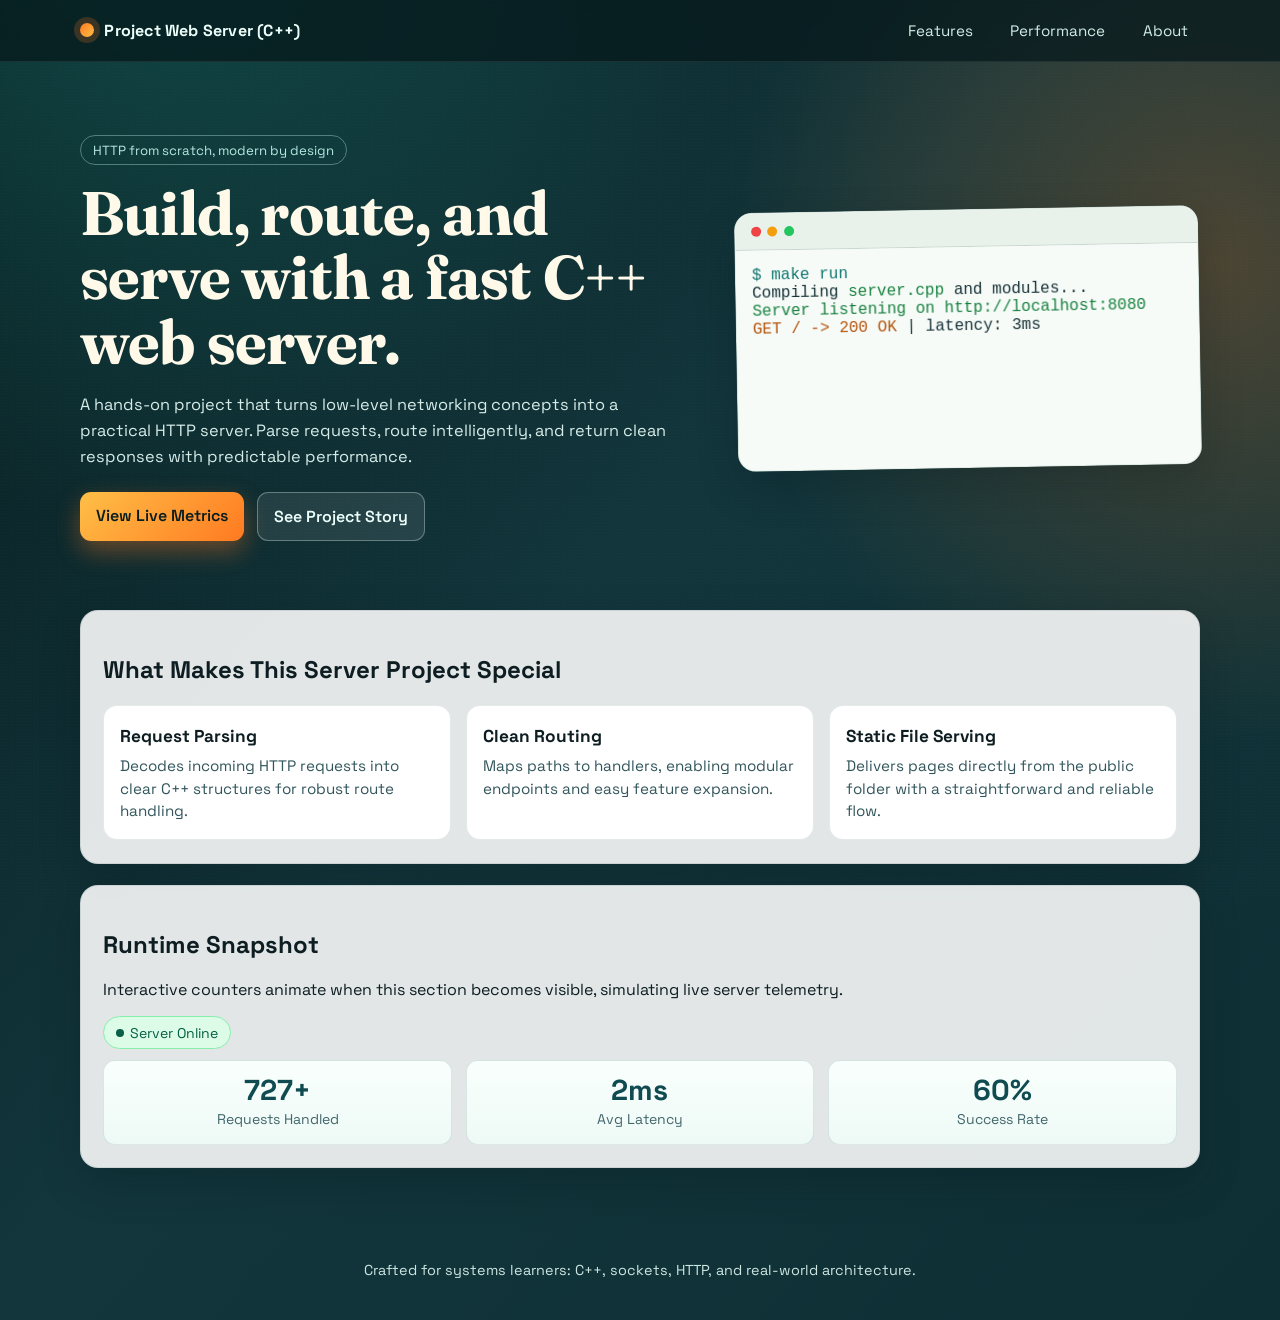
<file: public/index.html>
<!DOCTYPE html>
<html lang="en">

<head>
    <meta charset="UTF-8">
    <meta name="viewport" content="width=device-width, initial-scale=1.0">
    <title>Project Web Server</title>
    <link rel="preconnect" href="https://fonts.googleapis.com">
    <link rel="preconnect" href="https://fonts.gstatic.com" crossorigin>
    <link
        href="https://fonts.googleapis.com/css2?family=Fraunces:opsz,wght@9..144,600;9..144,700&family=Space+Grotesk:wght@400;500;600;700&display=swap"
        rel="stylesheet">
    <link rel="stylesheet" href="index.css">
</head>

<body>
    <div class="grain"></div>

    <header>
        <div class="container nav">
            <a class="brand" href="#top" aria-label="Project Web Server home">
                <span class="brand-dot" aria-hidden="true"></span>
                Project Web Server (C++)
            </a>
            <nav class="nav-links" aria-label="Primary">
                <a href="#features">Features</a>
                <a href="#performance">Performance</a>
                <a href="/about">About</a>
            </nav>
        </div>
    </header>

    <main id="top" class="container">
        <section class="hero">
            <div>
                <span class="eyebrow">HTTP from scratch, modern by design</span>
                <h1>Build, route, and serve with a fast C++ web server.</h1>
                <p class="lead">
                    A hands-on project that turns low-level networking concepts into a practical HTTP server.
                    Parse requests, route intelligently, and return clean responses with predictable performance.
                </p>
                <div class="hero-actions">
                    <a class="btn btn-primary" href="#performance" id="launchBtn">View Live Metrics</a>
                    <a class="btn btn-secondary" href="/about">See Project Story</a>
                </div>
            </div>

            <aside class="hero-panel" aria-label="Server terminal preview">
                <div class="terminal-head" aria-hidden="true">
                    <span class="dot d1"></span>
                    <span class="dot d2"></span>
                    <span class="dot d3"></span>
                </div>
                <div class="terminal-body" id="terminalPreview">
                    <div class="line"><span class="cmd">$ make run</span></div>
                    <div class="line">Compiling <span class="good">server.cpp</span> and modules...</div>
                    <div class="line"><span class="good">Server listening on http://localhost:8080</span></div>
                    <div class="line"><span class="warn">GET / -> 200 OK</span> | latency: 3ms</div>
                </div>
            </aside>
        </section>

        <section id="features" class="section-card reveal">
            <h2>What Makes This Server Project Special</h2>
            <div class="cards">
                <article class="feature">
                    <h3>Request Parsing</h3>
                    <p>Decodes incoming HTTP requests into clear C++ structures for robust route handling.</p>
                </article>
                <article class="feature">
                    <h3>Clean Routing</h3>
                    <p>Maps paths to handlers, enabling modular endpoints and easy feature expansion.</p>
                </article>
                <article class="feature">
                    <h3>Static File Serving</h3>
                    <p>Delivers pages directly from the public folder with a straightforward and reliable flow.</p>
                </article>
            </div>
        </section>

        <section id="performance" class="section-card reveal">
            <h2>Runtime Snapshot</h2>
            <p>Interactive counters animate when this section becomes visible, simulating live server telemetry.</p>
            <div style="margin: 0.8rem 0 0.4rem;">
                <span id="serverStatus" class="status online">
                    <span class="pulse" aria-hidden="true"></span>
                    Server Online
                </span>
            </div>
            <div class="metrics">
                <div class="metric">
                    <div class="metric-value" data-target="1200" data-suffix="+">0</div>
                    <div class="metric-label">Requests Handled</div>
                </div>
                <div class="metric">
                    <div class="metric-value" data-target="3" data-suffix="ms">0</div>
                    <div class="metric-label">Avg Latency</div>
                </div>
                <div class="metric">
                    <div class="metric-value" data-target="99" data-suffix="%">0</div>
                    <div class="metric-label">Success Rate</div>
                </div>
            </div>
        </section>
    </main>

    <footer>
        Crafted for systems learners: C++, sockets, HTTP, and real-world architecture.
    </footer>

    <script>
        const revealItems = document.querySelectorAll('.reveal');
        const metrics = document.querySelectorAll('.metric-value');
        const statusChip = document.getElementById('serverStatus');
        let countersStarted = false;

        const revealObserver = new IntersectionObserver((entries) => {
            entries.forEach((entry) => {
                if (entry.isIntersecting) {
                    entry.target.classList.add('visible');

                    if (entry.target.id === 'performance' && !countersStarted) {
                        countersStarted = true;
                        startCounters();
                    }
                }
            });
        }, { threshold: 0.2 });

        revealItems.forEach((item) => revealObserver.observe(item));

        function startCounters() {
            metrics.forEach((metric) => {
                const target = Number(metric.dataset.target || 0);
                const suffix = metric.dataset.suffix || '';
                const duration = 1400;
                const start = performance.now();

                function tick(now) {
                    const progress = Math.min((now - start) / duration, 1);
                    const eased = 1 - Math.pow(1 - progress, 3);
                    const value = Math.round(target * eased);
                    metric.textContent = value + suffix;

                    if (progress < 1) {
                        requestAnimationFrame(tick);
                    }
                }

                requestAnimationFrame(tick);
            });
        }

        // Small interaction to mimic a real status monitor.
        setInterval(() => {
            const now = new Date();
            const active = now.getSeconds() % 10 !== 0;

            if (active) {
                statusChip.className = 'status online';
                statusChip.innerHTML = '<span class="pulse" aria-hidden="true"></span>Server Online';
            } else {
                statusChip.className = 'status idle';
                statusChip.innerHTML = '<span class="pulse" aria-hidden="true"></span>Idle Tick';
            }
        }, 1000);

        // A subtle click ripple effect on the primary button.
        const launchBtn = document.getElementById('launchBtn');
        launchBtn.addEventListener('click', (event) => {
            const ripple = document.createElement('span');
            ripple.style.position = 'absolute';
            ripple.style.left = event.offsetX + 'px';
            ripple.style.top = event.offsetY + 'px';
            ripple.style.width = '8px';
            ripple.style.height = '8px';
            ripple.style.borderRadius = '999px';
            ripple.style.background = 'rgba(255, 255, 255, 0.9)';
            ripple.style.transform = 'translate(-50%, -50%) scale(1)';
            ripple.style.opacity = '0.85';
            ripple.style.transition = 'transform 500ms ease, opacity 500ms ease';
            launchBtn.appendChild(ripple);

            requestAnimationFrame(() => {
                ripple.style.transform = 'translate(-50%, -50%) scale(16)';
                ripple.style.opacity = '0';
            });

            setTimeout(() => ripple.remove(), 520);
        });
    </script>
</body>

</html>
</file>
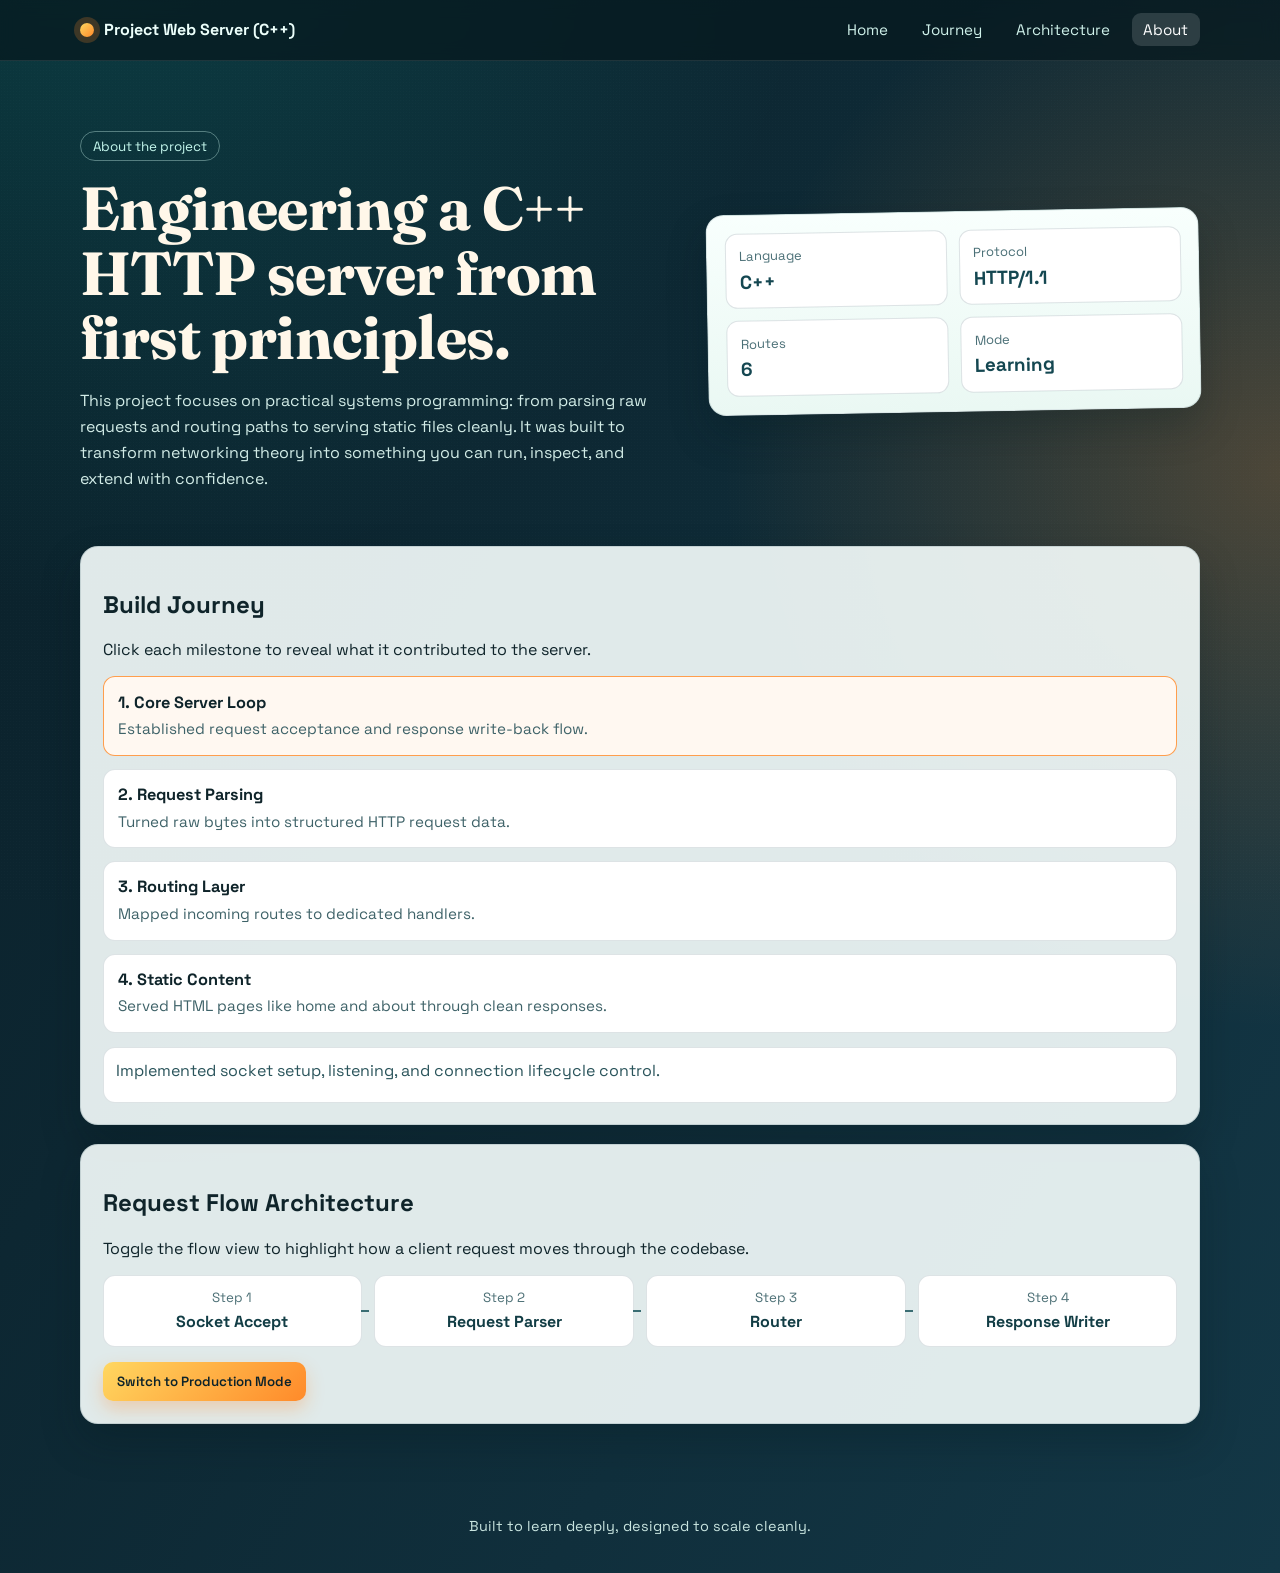
<file: public/about.html>
<!DOCTYPE html>
<html lang="en">

<head>
    <meta charset="UTF-8">
    <meta name="viewport" content="width=device-width, initial-scale=1.0">
    <title>About | Project Web Server</title>
    <link rel="preconnect" href="https://fonts.googleapis.com">
    <link rel="preconnect" href="https://fonts.gstatic.com" crossorigin>
    <link
        href="https://fonts.googleapis.com/css2?family=Fraunces:opsz,wght@9..144,600;9..144,700&family=Space+Grotesk:wght@400;500;600;700&display=swap"
        rel="stylesheet">
    <link rel="stylesheet" href="about.css">
</head>

<body>
    <div class="noise"></div>

    <header>
        <div class="container nav">
            <a class="brand" href="/" aria-label="Back to home">
                <span class="brand-mark" aria-hidden="true"></span>
                Project Web Server (C++)
            </a>
            <nav class="links" aria-label="Primary">
                <a href="/">Home</a>
                <a href="#journey">Journey</a>
                <a href="#architecture">Architecture</a>
                <a class="active" href="/about">About</a>
            </nav>
        </div>
    </header>

    <main class="container">
        <section class="hero">
            <div>
                <span class="kicker">About the project</span>
                <h1>Engineering a C++ HTTP server from first principles.</h1>
                <p class="lead">
                    This project focuses on practical systems programming: from parsing raw requests and routing paths
                    to serving static files cleanly. It was built to transform networking theory into something you can
                    run,
                    inspect, and extend with confidence.
                </p>
            </div>

            <aside class="hero-card" aria-label="Project quick stats">
                <div class="hero-grid">
                    <div class="mini">
                        <div class="mini-label">Language</div>
                        <div class="mini-value">C++</div>
                    </div>
                    <div class="mini">
                        <div class="mini-label">Protocol</div>
                        <div class="mini-value">HTTP/1.1</div>
                    </div>
                    <div class="mini">
                        <div class="mini-label">Routes</div>
                        <div class="mini-value" id="routeCount">0</div>
                    </div>
                    <div class="mini">
                        <div class="mini-label">Mode</div>
                        <div class="mini-value" id="modeBadge">Learning</div>
                    </div>
                </div>
            </aside>
        </section>

        <section id="journey" class="panel reveal">
            <h2>Build Journey</h2>
            <p>Click each milestone to reveal what it contributed to the server.</p>
            <div class="timeline" id="timeline">
                <article class="step active"
                    data-detail="Implemented socket setup, listening, and connection lifecycle control.">
                    <h3>1. Core Server Loop</h3>
                    <p>Established request acceptance and response write-back flow.</p>
                </article>
                <article class="step"
                    data-detail="Introduced request parser logic to extract method, path, headers, and body safely.">
                    <h3>2. Request Parsing</h3>
                    <p>Turned raw bytes into structured HTTP request data.</p>
                </article>
                <article class="step" data-detail="Added path-based dispatching so endpoints can evolve independently.">
                    <h3>3. Routing Layer</h3>
                    <p>Mapped incoming routes to dedicated handlers.</p>
                </article>
                <article class="step"
                    data-detail="Enabled file reads from the public directory and polished response formatting.">
                    <h3>4. Static Content</h3>
                    <p>Served HTML pages like home and about through clean responses.</p>
                </article>
            </div>
            <div class="detail" id="detailBox">Implemented socket setup, listening, and connection lifecycle control.
            </div>
        </section>

        <section id="architecture" class="panel reveal">
            <h2>Request Flow Architecture</h2>
            <p>Toggle the flow view to highlight how a client request moves through the codebase.</p>
            <div class="arch" id="archFlow">
                <div class="node"><small>Step 1</small><strong>Socket Accept</strong></div>
                <div class="node"><small>Step 2</small><strong>Request Parser</strong></div>
                <div class="node"><small>Step 3</small><strong>Router</strong></div>
                <div class="node"><small>Step 4</small><strong>Response Writer</strong></div>
            </div>
            <div class="toggle">
                <button class="btn" id="toggleModeBtn" type="button">Switch to Production Mode</button>
            </div>
        </section>
    </main>

    <footer>
        Built to learn deeply, designed to scale cleanly.
    </footer>

    <script>
        const revealPanels = document.querySelectorAll('.reveal');
        const routeCount = document.getElementById('routeCount');
        const modeBadge = document.getElementById('modeBadge');
        const toggleModeBtn = document.getElementById('toggleModeBtn');
        const steps = document.querySelectorAll('.step');
        const detailBox = document.getElementById('detailBox');
        let inProduction = false;

        const observer = new IntersectionObserver((entries) => {
            entries.forEach((entry) => {
                if (entry.isIntersecting) {
                    entry.target.classList.add('visible');
                }
            });
        }, { threshold: 0.2 });

        revealPanels.forEach((panel) => observer.observe(panel));

        // Animate a lightweight stat counter for route count.
        (function animateRouteCount() {
            const target = 6;
            const duration = 1100;
            const start = performance.now();

            function tick(now) {
                const progress = Math.min((now - start) / duration, 1);
                routeCount.textContent = String(Math.round(target * (1 - Math.pow(1 - progress, 3))));

                if (progress < 1) {
                    requestAnimationFrame(tick);
                }
            }

            requestAnimationFrame(tick);
        })();

        steps.forEach((step) => {
            step.addEventListener('click', () => {
                steps.forEach((item) => item.classList.remove('active'));
                step.classList.add('active');
                detailBox.textContent = step.dataset.detail || '';
            });
        });

        toggleModeBtn.addEventListener('click', () => {
            inProduction = !inProduction;

            if (inProduction) {
                modeBadge.textContent = 'Production';
                toggleModeBtn.textContent = 'Switch to Learning Mode';
            } else {
                modeBadge.textContent = 'Learning';
                toggleModeBtn.textContent = 'Switch to Production Mode';
            }
        });
    </script>
</body>

</html>
</file>
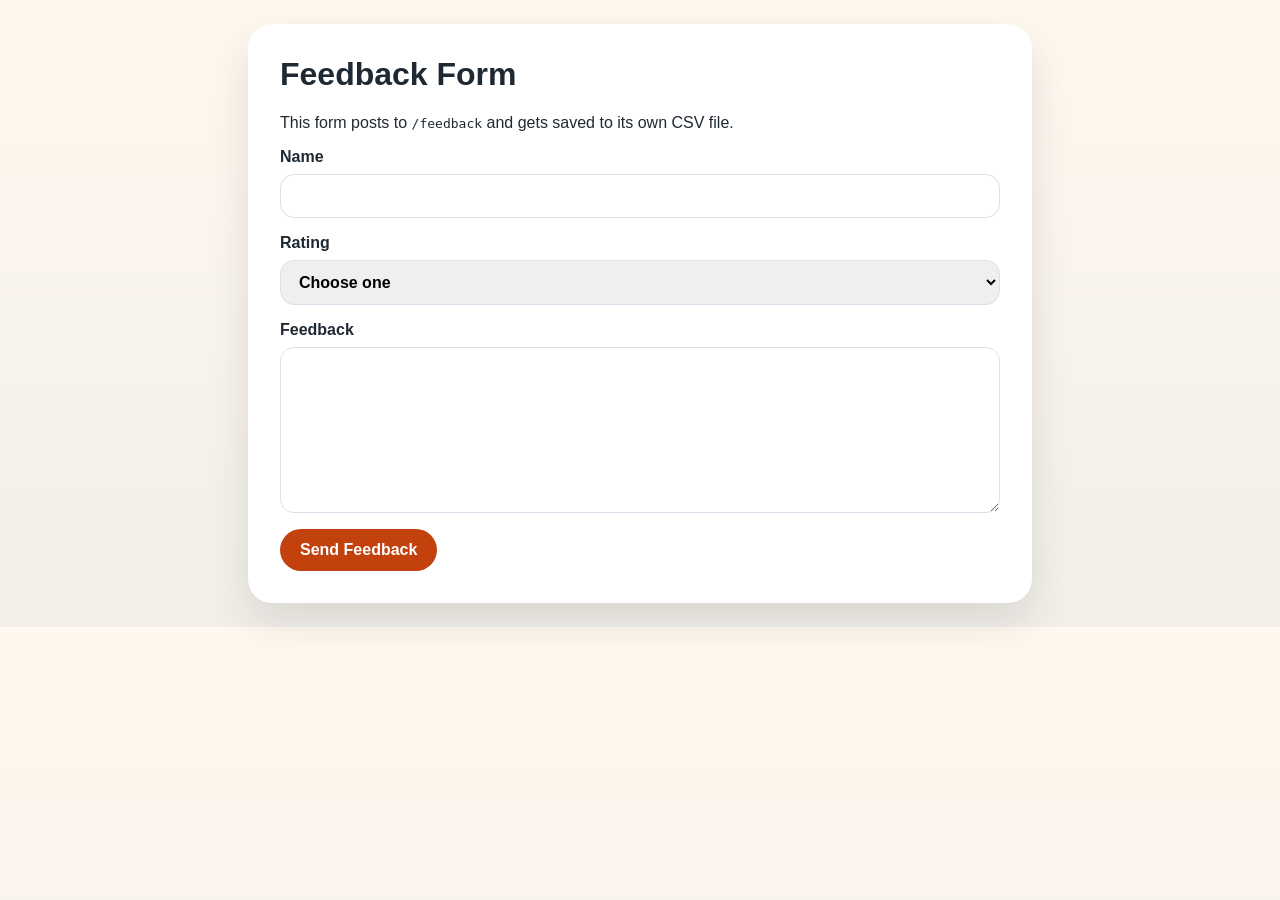
<file: public/feedback.html>
<!DOCTYPE html>
<html lang="en">
<head>
    <meta charset="UTF-8">
    <meta name="viewport" content="width=device-width, initial-scale=1.0">
    <title>Feedback</title>
    <style>
        body {
            margin: 0;
            font-family: "Segoe UI", sans-serif;
            background: linear-gradient(180deg, #fff8ef 0%, #f2efe8 100%);
            color: #1f2933;
            padding: 24px;
        }

        main {
            max-width: 720px;
            margin: 0 auto;
            background: #ffffff;
            border-radius: 24px;
            padding: 32px;
            box-shadow: 0 18px 42px rgba(31, 41, 51, 0.12);
        }

        h1 {
            margin-top: 0;
        }

        form {
            display: grid;
            gap: 16px;
        }

        label {
            display: grid;
            gap: 8px;
            font-weight: 600;
        }

        input, textarea, select, button {
            font: inherit;
        }

        input, textarea, select {
            padding: 12px 14px;
            border: 1px solid #d9e2ec;
            border-radius: 14px;
        }

        textarea {
            min-height: 140px;
            resize: vertical;
        }

        button {
            width: fit-content;
            padding: 12px 20px;
            border: 0;
            border-radius: 999px;
            background: #c2410c;
            color: #fff;
            font-weight: 700;
            cursor: pointer;
        }
    </style>
</head>
<body>
    <main>
        <h1>Feedback Form</h1>
        <p>This form posts to <code>/feedback</code> and gets saved to its own CSV file.</p>
        <form action="/feedback" method="post">
            <label>
                Name
                <input type="text" name="name" required>
            </label>
            <label>
                Rating
                <select name="rating" required>
                    <option value="">Choose one</option>
                    <option>Excellent</option>
                    <option>Good</option>
                    <option>Average</option>
                    <option>Needs work</option>
                </select>
            </label>
            <label>
                Feedback
                <textarea name="feedback" required></textarea>
            </label>
            <button type="submit">Send Feedback</button>
        </form>
    </main>
</body>
</html>
</file>
<file: public/index.css>
:root {
            --bg-1: #081d1f;
            --bg-2: #12363c;
            --bg-3: #f5f7ef;
            --card: rgba(255, 255, 255, 0.88);
            --ink: #0d1d21;
            --muted: #31555b;
            --line: rgba(14, 45, 51, 0.14);
            --accent: #ff7a21;
            --accent-2: #17b7a3;
            --success: #16a34a;
            --warn: #f59e0b;
            --radius: 18px;
            --shadow: 0 16px 40px rgba(2, 20, 23, 0.22);
        }

        * {
            box-sizing: border-box;
        }

        html,
        body {
            margin: 0;
            padding: 0;
            scroll-behavior: smooth;
        }

        body {
            font-family: "Space Grotesk", "Segoe UI", sans-serif;
            color: var(--ink);
            background:
                radial-gradient(circle at 10% -10%, #27b4a54a 0%, transparent 35%),
                radial-gradient(circle at 95% 20%, #ff7a2140 0%, transparent 30%),
                linear-gradient(130deg, var(--bg-1), var(--bg-2) 45%, #0e2f34 100%);
            min-height: 100vh;
            overflow-x: hidden;
        }

        .grain {
            position: fixed;
            inset: 0;
            pointer-events: none;
            background-image: radial-gradient(rgba(255, 255, 255, 0.06) 1px, transparent 1px);
            background-size: 3px 3px;
            opacity: 0.32;
            z-index: 0;
        }

        .container {
            width: min(1120px, 92%);
            margin: 0 auto;
            position: relative;
            z-index: 1;
        }

        header {
            position: sticky;
            top: 0;
            z-index: 10;
            backdrop-filter: blur(10px);
            border-bottom: 1px solid rgba(255, 255, 255, 0.08);
            background: rgba(6, 24, 27, 0.72);
        }

        .nav {
            display: flex;
            align-items: center;
            justify-content: space-between;
            padding: 0.85rem 0;
        }

        .brand {
            display: inline-flex;
            align-items: center;
            gap: 0.65rem;
            color: #ecfffa;
            text-decoration: none;
            font-weight: 700;
            letter-spacing: 0.2px;
        }

        .brand-dot {
            width: 14px;
            height: 14px;
            border-radius: 999px;
            background: linear-gradient(135deg, var(--accent), #ffbf47);
            box-shadow: 0 0 0 6px rgba(255, 122, 33, 0.2);
        }

        .nav-links {
            display: flex;
            gap: 0.85rem;
            flex-wrap: wrap;
        }

        .nav-links a {
            color: #d2ede8;
            text-decoration: none;
            padding: 0.45rem 0.75rem;
            border-radius: 9px;
            font-size: 0.95rem;
            transition: background 0.2s ease, color 0.2s ease;
        }

        .nav-links a:hover {
            background: rgba(255, 255, 255, 0.12);
            color: #ffffff;
        }

        .hero {
            display: grid;
            gap: 1.75rem;
            grid-template-columns: 1.15fr 0.85fr;
            align-items: center;
            padding: 4.6rem 0 3rem;
        }

        .eyebrow {
            display: inline-flex;
            align-items: center;
            gap: 0.4rem;
            color: #b5e9e1;
            border: 1px solid rgba(181, 233, 225, 0.4);
            border-radius: 999px;
            padding: 0.35rem 0.75rem;
            font-size: 0.83rem;
            margin-bottom: 0.95rem;
        }

        h1 {
            margin: 0;
            font-family: "Fraunces", Georgia, serif;
            font-size: clamp(2.1rem, 4.8vw, 4rem);
            line-height: 1.05;
            color: #fff9e9;
            letter-spacing: -0.8px;
        }

        .lead {
            margin: 1.1rem 0 1.4rem;
            color: #d6ece8;
            max-width: 60ch;
            line-height: 1.6;
            font-size: 1.02rem;
        }

        .hero-actions {
            display: flex;
            gap: 0.8rem;
            flex-wrap: wrap;
        }

        .btn {
            border: none;
            border-radius: 11px;
            padding: 0.8rem 1rem;
            font-family: inherit;
            font-weight: 600;
            cursor: pointer;
            text-decoration: none;
            transition: transform 0.2s ease, box-shadow 0.2s ease;
            position: relative;
            overflow: hidden;
        }

        .btn:focus-visible {
            outline: 3px solid rgba(255, 255, 255, 0.55);
            outline-offset: 2px;
        }

        .btn-primary {
            color: #091d1f;
            background: linear-gradient(135deg, #ffbf47, var(--accent));
            box-shadow: 0 10px 24px rgba(255, 122, 33, 0.38);
        }

        .btn-secondary {
            color: #ecfffa;
            background: rgba(255, 255, 255, 0.09);
            border: 1px solid rgba(237, 255, 251, 0.32);
        }

        .btn:hover {
            transform: translateY(-2px);
        }

        .hero-panel {
            background: linear-gradient(180deg, #f9fff9, #eaf6ef 70%);
            border-radius: var(--radius);
            box-shadow: var(--shadow);
            border: 1px solid rgba(32, 65, 71, 0.12);
            overflow: hidden;
            transform: rotate(-1deg);
        }

        .terminal-head {
            display: flex;
            align-items: center;
            gap: 0.4rem;
            padding: 0.8rem 1rem;
            border-bottom: 1px solid var(--line);
            background: #e8f2ea;
        }

        .dot {
            width: 10px;
            height: 10px;
            border-radius: 999px;
        }

        .d1 {
            background: #ef4444;
        }

        .d2 {
            background: #f59e0b;
        }

        .d3 {
            background: #22c55e;
        }

        .terminal-body {
            padding: 1rem;
            background: #f7fbf8;
            font-family: Consolas, "Courier New", monospace;
            color: #163136;
            min-height: 220px;
        }

        .line {
            opacity: 0;
            transform: translateY(8px);
            animation: rise 0.4s ease forwards;
        }

        .line:nth-child(1) {
            animation-delay: 0.15s;
        }

        .line:nth-child(2) {
            animation-delay: 0.45s;
        }

        .line:nth-child(3) {
            animation-delay: 0.75s;
        }

        .line:nth-child(4) {
            animation-delay: 1.05s;
        }

        .line .cmd {
            color: #0f766e;
        }

        .line .good {
            color: #15803d;
        }

        .line .warn {
            color: #b45309;
        }

        main {
            padding-bottom: 4rem;
        }

        .section-card {
            background: var(--card);
            border-radius: var(--radius);
            box-shadow: var(--shadow);
            border: 1px solid rgba(15, 44, 49, 0.1);
            padding: 1.4rem;
            margin-top: 1.35rem;
            opacity: 0;
            transform: translateY(20px);
            transition: opacity 0.55s ease, transform 0.55s ease;
        }

        .section-card.visible {
            opacity: 1;
            transform: translateY(0);
        }

        .cards {
            display: grid;
            gap: 0.95rem;
            grid-template-columns: repeat(3, minmax(0, 1fr));
        }

        .feature {
            background: #ffffff;
            border: 1px solid rgba(17, 58, 65, 0.11);
            border-radius: 14px;
            padding: 1rem;
            transition: transform 0.2s ease, border-color 0.2s ease;
        }

        .feature:hover {
            transform: translateY(-4px);
            border-color: rgba(23, 183, 163, 0.6);
        }

        .feature h3 {
            margin: 0.2rem 0 0.5rem;
            font-size: 1.08rem;
        }

        .feature p {
            margin: 0;
            color: var(--muted);
            line-height: 1.5;
            font-size: 0.95rem;
        }

        .metrics {
            display: grid;
            grid-template-columns: repeat(3, minmax(0, 1fr));
            gap: 0.85rem;
            margin-top: 0.7rem;
        }

        .metric {
            background: linear-gradient(180deg, #f9fffc, #eefaf6);
            border: 1px solid rgba(17, 58, 65, 0.12);
            border-radius: 12px;
            text-align: center;
            padding: 0.95rem 0.7rem;
        }

        .metric-value {
            font-weight: 700;
            font-size: 1.8rem;
            color: #104b52;
            line-height: 1;
        }

        .metric-label {
            font-size: 0.88rem;
            color: #42666c;
            margin-top: 0.35rem;
        }

        .status {
            display: inline-flex;
            align-items: center;
            gap: 0.4rem;
            border-radius: 999px;
            padding: 0.38rem 0.72rem;
            font-size: 0.88rem;
            border: 1px solid transparent;
        }

        .status.online {
            color: #065f46;
            background: #dcfce7;
            border-color: #86efac;
        }

        .status.idle {
            color: #8a4b00;
            background: #fef3c7;
            border-color: #fcd34d;
        }

        .pulse {
            width: 8px;
            height: 8px;
            border-radius: 999px;
            background: currentColor;
            animation: pulse 1.2s ease-in-out infinite;
        }

        footer {
            color: #cce5e1;
            text-align: center;
            padding: 1.8rem 0 2.6rem;
            font-size: 0.9rem;
        }

        @keyframes pulse {

            0%,
            100% {
                transform: scale(1);
                opacity: 0.55;
            }

            50% {
                transform: scale(1.45);
                opacity: 1;
            }
        }

        @keyframes rise {
            to {
                opacity: 1;
                transform: translateY(0);
            }
        }

        @media (max-width: 980px) {
            .hero {
                grid-template-columns: 1fr;
                padding-top: 3.6rem;
            }

            .hero-panel {
                transform: none;
            }

            .cards,
            .metrics {
                grid-template-columns: 1fr;
            }

            h1 {
                font-size: clamp(1.9rem, 10vw, 3.2rem);
            }
        }
</file>
<file: public/about.css>
:root {
            --bg-a: #0a1f28;
            --bg-b: #133746;
            --surface: rgba(248, 255, 254, 0.9);
            --ink: #0f242a;
            --muted: #3e6268;
            --line: rgba(17, 61, 72, 0.14);
            --accent: #ff8a2a;
            --accent-2: #11b8b0;
            --radius: 18px;
            --shadow: 0 18px 38px rgba(4, 22, 28, 0.25);
        }

        * {
            box-sizing: border-box;
        }

        html,
        body {
            margin: 0;
            padding: 0;
            scroll-behavior: smooth;
        }

        body {
            min-height: 100vh;
            font-family: "Space Grotesk", "Segoe UI", sans-serif;
            color: var(--ink);
            background:
                radial-gradient(circle at 5% -10%, #11b8b036 0%, transparent 36%),
                radial-gradient(circle at 100% 30%, #ff8a2a40 0%, transparent 33%),
                linear-gradient(120deg, var(--bg-a), var(--bg-b));
            overflow-x: hidden;
        }

        .noise {
            position: fixed;
            inset: 0;
            pointer-events: none;
            background-image: radial-gradient(rgba(255, 255, 255, 0.06) 1px, transparent 1px);
            background-size: 3px 3px;
            opacity: 0.28;
            z-index: 0;
        }

        .container {
            width: min(1120px, 92%);
            margin: 0 auto;
            position: relative;
            z-index: 1;
        }

        header {
            position: sticky;
            top: 0;
            backdrop-filter: blur(9px);
            background: rgba(6, 24, 30, 0.72);
            border-bottom: 1px solid rgba(233, 255, 250, 0.1);
            z-index: 12;
        }

        .nav {
            display: flex;
            align-items: center;
            justify-content: space-between;
            padding: 0.82rem 0;
        }

        .brand {
            text-decoration: none;
            color: #ecfffb;
            font-weight: 700;
            display: inline-flex;
            align-items: center;
            gap: 0.62rem;
        }

        .brand-mark {
            width: 14px;
            height: 14px;
            border-radius: 999px;
            background: linear-gradient(135deg, #ffd760, var(--accent));
            box-shadow: 0 0 0 6px rgba(255, 138, 42, 0.22);
        }

        .links {
            display: flex;
            gap: 0.68rem;
            flex-wrap: wrap;
        }

        .links a {
            text-decoration: none;
            color: #cff1ea;
            padding: 0.45rem 0.72rem;
            border-radius: 9px;
            font-size: 0.95rem;
            transition: background 0.2s ease;
        }

        .links a:hover,
        .links a.active {
            background: rgba(255, 255, 255, 0.14);
            color: #ffffff;
        }

        .hero {
            display: grid;
            grid-template-columns: 1.1fr 0.9fr;
            gap: 1.5rem;
            align-items: center;
            padding: 4.4rem 0 2.2rem;
        }

        .kicker {
            display: inline-flex;
            align-items: center;
            gap: 0.45rem;
            border: 1px solid rgba(204, 248, 238, 0.38);
            border-radius: 999px;
            color: #c4f7ed;
            padding: 0.35rem 0.76rem;
            font-size: 0.84rem;
            margin-bottom: 1rem;
        }

        h1 {
            margin: 0;
            font-family: "Fraunces", Georgia, serif;
            color: #fff7e9;
            line-height: 1.06;
            letter-spacing: -0.6px;
            font-size: clamp(2rem, 4.8vw, 3.8rem);
        }

        .lead {
            margin: 1.1rem 0 0;
            color: #d2ece7;
            line-height: 1.62;
            max-width: 60ch;
        }

        .hero-card {
            background: linear-gradient(180deg, #f8fffd, #eaf8f3);
            border: 1px solid var(--line);
            border-radius: var(--radius);
            box-shadow: var(--shadow);
            padding: 1.1rem;
            transform: rotate(-1deg);
        }

        .hero-grid {
            display: grid;
            grid-template-columns: repeat(2, minmax(0, 1fr));
            gap: 0.75rem;
        }

        .mini {
            background: #ffffff;
            border-radius: 12px;
            border: 1px solid var(--line);
            padding: 0.85rem;
        }

        .mini-label {
            font-size: 0.82rem;
            color: #4a6f76;
            margin-bottom: 0.28rem;
        }

        .mini-value {
            font-size: 1.18rem;
            font-weight: 700;
            color: #144751;
        }

        main {
            padding-bottom: 4rem;
        }

        .panel {
            background: var(--surface);
            border: 1px solid var(--line);
            border-radius: var(--radius);
            box-shadow: var(--shadow);
            padding: 1.35rem;
            margin-top: 1.2rem;
            opacity: 0;
            transform: translateY(20px);
            transition: opacity 0.5s ease, transform 0.5s ease;
        }

        .panel.visible {
            opacity: 1;
            transform: translateY(0);
        }

        .timeline {
            display: grid;
            gap: 0.8rem;
            margin-top: 0.75rem;
        }

        .step {
            border: 1px solid var(--line);
            background: #ffffff;
            border-radius: 12px;
            padding: 0.88rem;
            cursor: pointer;
            transition: border-color 0.2s ease, transform 0.2s ease;
        }

        .step:hover {
            transform: translateY(-2px);
            border-color: rgba(17, 184, 176, 0.6);
        }

        .step.active {
            border-color: rgba(255, 138, 42, 0.82);
            background: #fff8f1;
        }

        .step h3 {
            margin: 0 0 0.35rem;
            font-size: 1.02rem;
        }

        .step p {
            margin: 0;
            color: var(--muted);
            font-size: 0.95rem;
            line-height: 1.5;
        }

        .arch {
            display: grid;
            gap: 0.8rem;
            grid-template-columns: repeat(4, minmax(0, 1fr));
            margin-top: 0.8rem;
        }

        .node {
            text-align: center;
            background: #ffffff;
            border-radius: 12px;
            border: 1px solid var(--line);
            padding: 0.85rem 0.6rem;
            position: relative;
        }

        .node::after {
            content: "";
            position: absolute;
            right: -0.52rem;
            top: 50%;
            transform: translateY(-50%);
            width: 0.52rem;
            height: 2px;
            background: #3a6d73;
        }

        .node:last-child::after {
            display: none;
        }

        .node small {
            display: block;
            color: #4d7076;
            margin-bottom: 0.3rem;
        }

        .node strong {
            color: #123d45;
        }

        .toggle {
            margin-top: 0.95rem;
            display: inline-flex;
            gap: 0.5rem;
            align-items: center;
        }

        .btn {
            border: none;
            border-radius: 10px;
            padding: 0.7rem 0.9rem;
            font-family: inherit;
            font-weight: 600;
            cursor: pointer;
            color: #0d232a;
            background: linear-gradient(135deg, #ffd760, var(--accent));
            box-shadow: 0 8px 18px rgba(255, 138, 42, 0.3);
            transition: transform 0.2s ease;
        }

        .btn:hover {
            transform: translateY(-2px);
        }

        .detail {
            margin-top: 0.85rem;
            border-radius: 12px;
            border: 1px solid var(--line);
            background: #ffffff;
            padding: 0.8rem;
            color: #2a545b;
            min-height: 56px;
        }

        footer {
            color: #c9e5e0;
            text-align: center;
            padding: 1.8rem 0 2.4rem;
            font-size: 0.9rem;
        }

        @media (max-width: 980px) {
            .hero {
                grid-template-columns: 1fr;
                padding-top: 3.5rem;
            }

            .hero-card {
                transform: none;
            }

            .hero-grid {
                grid-template-columns: 1fr 1fr;
            }

            .arch {
                grid-template-columns: repeat(2, minmax(0, 1fr));
            }

            .node::after {
                display: none;
            }
        }

        @media (max-width: 620px) {

            .hero-grid,
            .arch {
                grid-template-columns: 1fr;
            }
        }
</file>
